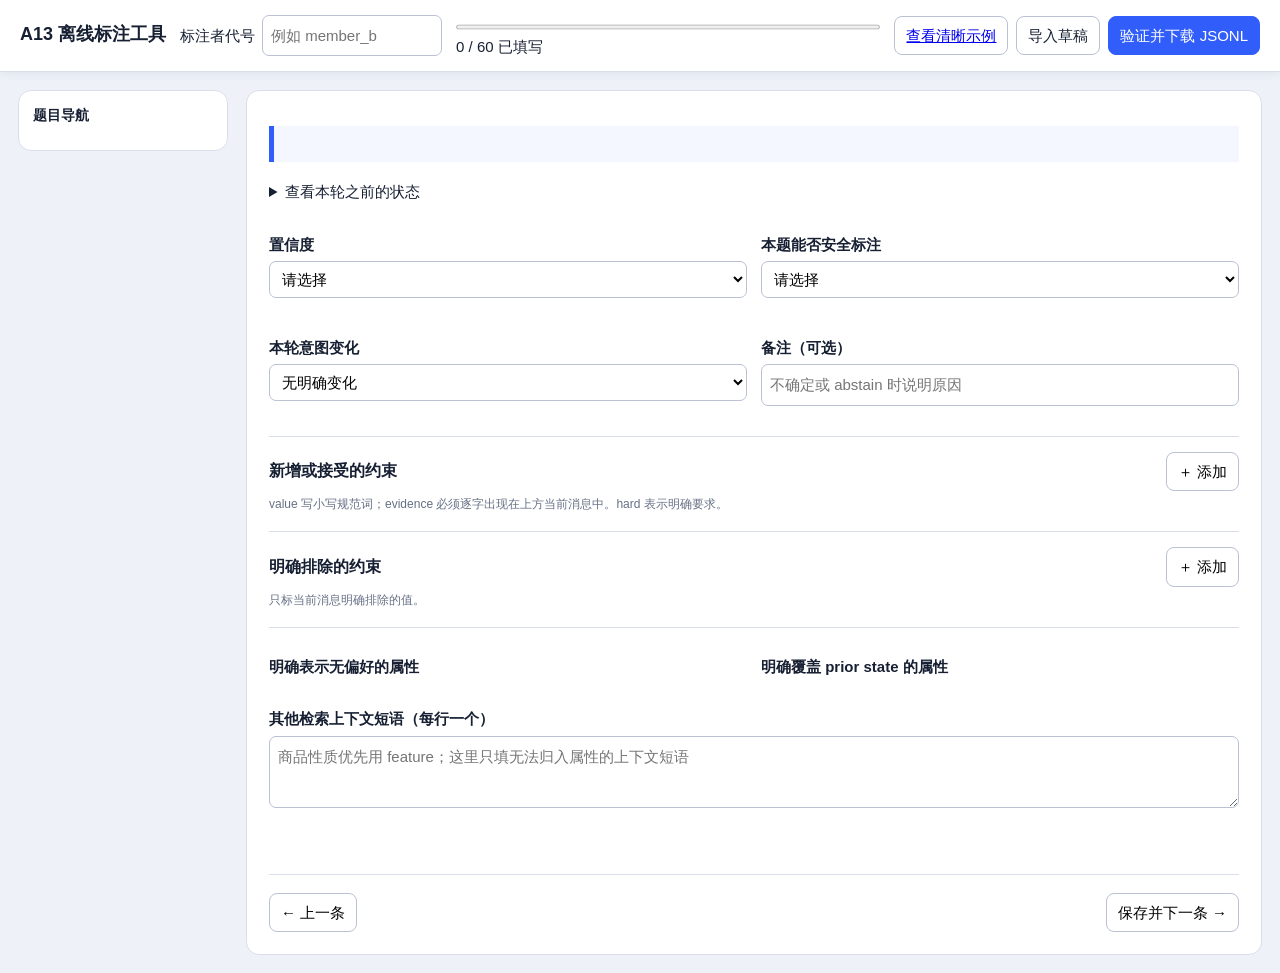
<file: experiments/fixtures/a13_annotation_pack_v1/annotation_app.template.html>
<!doctype html>
<html lang="zh-CN">
<head>
  <meta charset="utf-8">
  <meta name="viewport" content="width=device-width, initial-scale=1">
  <title>A13 离线标注工具</title>
  <style>
    :root { color-scheme: light; --ink:#172033; --muted:#667085; --line:#d9deea; --brand:#315efb; --soft:#f5f7fb; --warn:#a15c00; }
    * { box-sizing: border-box; }
    body { margin:0; color:var(--ink); background:#eef2f8; font:15px/1.55 -apple-system,BlinkMacSystemFont,"Segoe UI",sans-serif; }
    button,input,select,textarea { font:inherit; }
    button { cursor:pointer; }
    .top { position:sticky; top:0; z-index:4; display:flex; gap:14px; align-items:center; padding:12px 20px; background:#fff; border-bottom:1px solid var(--line); box-shadow:0 2px 9px #21304a12; }
    .top h1 { font-size:18px; margin:0; white-space:nowrap; }
    .top label { display:flex; align-items:center; gap:7px; }
    .top input { width:180px; }
    .progress { flex:1; min-width:150px; }
    progress { width:100%; height:10px; }
    .actions { display:flex; gap:8px; flex-wrap:wrap; }
    .primary { color:#fff; background:var(--brand); border-color:var(--brand); }
    button,.file-button { border:1px solid #b9c1d2; border-radius:8px; background:#fff; padding:7px 11px; }
    .file-button { cursor:pointer; display:inline-block; }
    .file-button input { display:none; }
    .layout { max-width:1300px; margin:18px auto; padding:0 18px; display:grid; grid-template-columns:210px minmax(0,1fr); gap:18px; }
    .side,.card { background:#fff; border:1px solid var(--line); border-radius:13px; }
    .side { padding:14px; align-self:start; position:sticky; top:78px; max-height:calc(100vh - 96px); overflow:auto; }
    .side h2 { font-size:14px; margin:0 0 10px; }
    .jump { display:grid; grid-template-columns:repeat(5,1fr); gap:5px; }
    .jump button { padding:5px 2px; font-size:11px; border-radius:6px; }
    .jump button.current { outline:2px solid var(--brand); }
    .jump button.done { background:#e9f8ef; border-color:#8bd2a4; }
    .card { padding:22px; }
    .meta { color:var(--muted); display:flex; justify-content:space-between; gap:12px; }
    .message { margin:13px 0 18px; padding:18px; border-left:5px solid var(--brand); background:#f4f7ff; font-size:20px; font-weight:650; }
    details { margin:10px 0 18px; }
    pre { white-space:pre-wrap; background:var(--soft); padding:12px; border-radius:8px; font-size:12px; }
    .grid2 { display:grid; grid-template-columns:1fr 1fr; gap:14px; }
    .field { margin:12px 0; }
    .field > label:first-child,.field > .label { display:block; font-weight:650; margin-bottom:5px; }
    input,select,textarea { width:100%; border:1px solid #b9c1d2; border-radius:7px; padding:8px; background:#fff; }
    textarea { min-height:72px; resize:vertical; }
    .checks { display:grid; grid-template-columns:repeat(3,minmax(110px,1fr)); gap:5px 10px; }
    .checks label { display:flex; gap:6px; align-items:center; }
    .checks input { width:auto; }
    .section { margin-top:18px; padding-top:15px; border-top:1px solid var(--line); }
    .section-head { display:flex; justify-content:space-between; align-items:center; }
    .section h3 { margin:0; font-size:16px; }
    .constraint { display:grid; grid-template-columns:145px 1fr 1fr 112px 42px; gap:7px; margin-top:8px; align-items:center; }
    .constraint.rejected { grid-template-columns:145px 1fr 1fr 42px; }
    .remove { color:#a12424; padding:7px; }
    .help { color:var(--muted); font-size:12px; margin-top:4px; }
    .footer { display:flex; justify-content:space-between; gap:12px; margin-top:24px; padding-top:18px; border-top:1px solid var(--line); }
    .status { min-height:24px; color:var(--muted); }
    .error { color:#a12424; font-weight:600; }
    .warning { color:var(--warn); }
    @media (max-width:850px) { .layout{grid-template-columns:1fr}.side{position:static;max-height:none}.top{position:static;flex-wrap:wrap}.grid2{grid-template-columns:1fr}.constraint,.constraint.rejected{grid-template-columns:1fr}.jump{grid-template-columns:repeat(10,1fr)} }
  </style>
</head>
<body data-a13-annotation-app="v1">
  <header class="top">
    <h1>A13 离线标注工具</h1>
    <label>标注者代号 <input id="annotator" placeholder="例如 member_b" autocomplete="off"></label>
    <div class="progress"><progress id="progress" max="60" value="0"></progress><div id="progressText">0 / 60 已填写</div></div>
    <div class="actions">
      <a class="file-button" href="标注示例.html" target="_blank">查看清晰示例</a>
      <label class="file-button">导入草稿<input id="importFile" type="file" accept=".jsonl,.txt"></label>
      <button id="download" class="primary" type="button">验证并下载 JSONL</button>
    </div>
  </header>
  <main class="layout">
    <aside class="side"><h2>题目导航</h2><div id="jump" class="jump"></div></aside>
    <section class="card">
      <div class="meta"><span id="counter"></span></div>
      <div id="message" class="message"></div>
      <details><summary>查看本轮之前的状态</summary><pre id="prior"></pre></details>

      <div class="grid2">
        <div class="field"><label for="confidence">置信度</label><select id="confidence"><option value="">请选择</option><option value="high">高</option><option value="medium">中</option><option value="low">低</option></select></div>
        <div class="field"><label for="abstain">本题能否安全标注</label><select id="abstain"><option value="">请选择</option><option value="false">可以，下面填写变化</option><option value="true">不能，选择 abstain</option></select></div>
        <div class="field"><label for="intent">本轮意图变化</label><select id="intent"><option value="">无明确变化</option><option value="buying">buying</option><option value="browsing">browsing</option></select></div>
        <div class="field"><label for="notes">备注（可选）</label><input id="notes" placeholder="不确定或 abstain 时说明原因"></div>
      </div>

      <div class="section">
        <div class="section-head"><h3>新增或接受的约束</h3><button id="addPositive" type="button">＋ 添加</button></div>
        <div class="help">value 写小写规范词；evidence 必须逐字出现在上方当前消息中。hard 表示明确要求。</div>
        <div id="positiveRows"></div>
      </div>
      <div class="section">
        <div class="section-head"><h3>明确排除的约束</h3><button id="addRejected" type="button">＋ 添加</button></div>
        <div class="help">只标当前消息明确排除的值。</div>
        <div id="rejectedRows"></div>
      </div>
      <div class="section grid2">
        <div class="field"><span class="label">明确表示无偏好的属性</span><div id="noPreference" class="checks"></div></div>
        <div class="field"><span class="label">明确覆盖 prior state 的属性</span><div id="overrides" class="checks"></div></div>
      </div>
      <div class="field"><label for="terms">其他检索上下文短语（每行一个）</label><textarea id="terms" placeholder="商品性质优先用 feature；这里只填无法归入属性的上下文短语"></textarea></div>
      <div id="status" class="status"></div>
      <footer class="footer"><button id="previous" type="button">← 上一条</button><button id="next" type="button">保存并下一条 →</button></footer>
    </section>
  </main>

  <script id="a13-items" type="application/json">__A13_ITEMS_JSON__</script>
  <script>
    "use strict";
    const ITEMS = JSON.parse(document.getElementById("a13-items").textContent);
    const ATTRIBUTES = ["category","material","color","size","style","brand","budget","feature","use_case"];
    const STORAGE_KEY = "a13-annotation-pack-v1-draft-__A13_ITEMS_SHA256__";
    const $ = id => document.getElementById(id);
    const esc = value => String(value ?? "").replace(/[&<>\"']/g, char => ({"&":"&amp;","<":"&lt;",">":"&gt;",'"':"&quot;","'":"&#39;"}[char]));
    const blankLabel = () => ({intent_hint:null,positive_constraints:[],rejected_constraints:[],no_preference_attributes:[],override_attributes:[],semantic_terms:[],abstain:null});
    const blankRows = () => ITEMS.map(item => ({item_id:item.item_id,annotator_id:"",confidence:"",label:blankLabel(),notes:""}));
    let rows = loadDraft();
    let index = 0;
    let autosaveTimer = null;

    function loadDraft() {
      try {
        const parsed = JSON.parse(localStorage.getItem(STORAGE_KEY) || "null");
        if (parsed && Array.isArray(parsed.rows) && parsed.rows.length === ITEMS.length && parsed.rows.every((row,i) => row.item_id === ITEMS[i].item_id)) return parsed.rows;
      } catch (_) {}
      return blankRows();
    }
    function persist() {
      try { localStorage.setItem(STORAGE_KEY, JSON.stringify({rows})); $("status").className = "status"; $("status").textContent = "草稿已自动保存在此浏览器。"; }
      catch (_) { $("status").textContent = "浏览器未允许自动保存，请经常下载 JSONL 备份。"; $("status").className = "status warning"; }
    }
    function queueAutosave() {
      clearTimeout(autosaveTimer);
      autosaveTimer = setTimeout(saveCurrent, 180);
    }
    function attributeOptions(selected) {
      return ATTRIBUTES.map(value => `<option value="${value}"${value===selected?" selected":""}>${value}</option>`).join("");
    }
    function constraintRow(entry, position, kind) {
      const positive = kind === "positive";
      return `<div class="constraint ${positive?"":"rejected"}" data-position="${position}">
        <select class="attribute">${attributeOptions(entry.attribute)}</select>
        <input class="value" value="${esc(entry.value)}" placeholder="value">
        <input class="evidence" value="${esc(entry.evidence_span)}" placeholder="原文 evidence span">
        ${positive?`<select class="hard"><option value="true"${entry.hard!==false?" selected":""}>明确要求 hard</option><option value="false"${entry.hard===false?" selected":""}>弱偏好 soft</option></select>`:""}
        <button type="button" class="remove" data-kind="${kind}" data-position="${position}">×</button>
      </div>`;
    }
    function checks(containerId, selected) {
      $(containerId).innerHTML = ATTRIBUTES.map(attribute => `<label><input type="checkbox" value="${attribute}"${selected.includes(attribute)?" checked":""}>${attribute}</label>`).join("");
    }
    function render() {
      const item = ITEMS[index], row = rows[index], label = row.label || blankLabel();
      $("annotator").value = row.annotator_id || rows.find(entry => entry.annotator_id)?.annotator_id || "";
      $("counter").textContent = `${item.item_id} · 第 ${index+1} / ${ITEMS.length} 条`;
      $("message").textContent = item.current_message;
      $("prior").textContent = JSON.stringify(item.prior_state, null, 2);
      $("confidence").value = row.confidence || "";
      $("abstain").value = label.abstain === true ? "true" : label.abstain === false ? "false" : "";
      $("intent").value = label.intent_hint || "";
      $("notes").value = row.notes || "";
      $("positiveRows").innerHTML = (label.positive_constraints || []).map((entry,i) => constraintRow(entry,i,"positive")).join("");
      $("rejectedRows").innerHTML = (label.rejected_constraints || []).map((entry,i) => constraintRow(entry,i,"rejected")).join("");
      checks("noPreference", label.no_preference_attributes || []);
      checks("overrides", label.override_attributes || []);
      $("terms").value = (label.semantic_terms || []).join("\n");
      $("previous").disabled = index === 0;
      $("next").textContent = index === ITEMS.length-1 ? "保存本条" : "保存并下一条 →";
      renderProgress();
      bindRemoveButtons();
    }
    function readConstraints(containerId, positive) {
      return [...$(containerId).querySelectorAll(".constraint")].map(element => {
        const entry = {attribute:element.querySelector(".attribute").value,value:element.querySelector(".value").value.trim(),evidence_span:element.querySelector(".evidence").value.trim()};
        if (positive) entry.hard = element.querySelector(".hard").value === "true";
        return entry;
      });
    }
    function readChecked(containerId) { return [...$(containerId).querySelectorAll("input:checked")].map(input => input.value); }
    function saveCurrent() {
      const abstainValue = $("abstain").value;
      const annotator = $("annotator").value.trim();
      rows.forEach(row => { if (annotator) row.annotator_id = annotator; });
      rows[index] = {item_id:ITEMS[index].item_id,annotator_id:annotator,confidence:$("confidence").value,label:{intent_hint:$("intent").value||null,positive_constraints:readConstraints("positiveRows",true),rejected_constraints:readConstraints("rejectedRows",false),no_preference_attributes:readChecked("noPreference"),override_attributes:readChecked("overrides"),semantic_terms:$("terms").value.split(/\n/).map(value=>value.trim()).filter(Boolean),abstain:abstainValue==="true"?true:abstainValue==="false"?false:null},notes:$("notes").value.trim()};
      persist();
      renderProgress();
    }
    function isComplete(row) { return Boolean(row.annotator_id && row.confidence && typeof row.label?.abstain === "boolean"); }
    function renderProgress() {
      const complete = rows.filter(isComplete).length;
      $("progress").value = complete;
      $("progressText").textContent = `${complete} / ${ITEMS.length} 已填写`;
      $("jump").innerHTML = ITEMS.map((item,i) => `<button type="button" data-index="${i}" class="${i===index?"current ":""}${isComplete(rows[i])?"done":""}">${i+1}</button>`).join("");
      $("jump").querySelectorAll("button").forEach(button => button.addEventListener("click", () => { saveCurrent(); index=Number(button.dataset.index); render(); }));
    }
    function bindRemoveButtons() {
      document.querySelectorAll(".remove").forEach(button => button.addEventListener("click", () => {
        saveCurrent();
        const key = button.dataset.kind === "positive" ? "positive_constraints" : "rejected_constraints";
        rows[index].label[key].splice(Number(button.dataset.position),1);
        persist(); render();
      }));
    }
    function addConstraint(kind) {
      saveCurrent();
      const key = kind === "positive" ? "positive_constraints" : "rejected_constraints";
      const entry = {attribute:"category",value:"",evidence_span:""};
      if (kind === "positive") entry.hard = true;
      rows[index].label[key].push(entry); render();
    }
    function validationErrors() {
      const errors=[];
      const normalize=value=>String(value||"").toLowerCase().match(/[a-z0-9]+/g)?.join(" ")||"";
      const annotator=rows[0]?.annotator_id || "";
      if (!/^[A-Za-z0-9_.-]{2,40}$/.test(annotator)) errors.push("标注者代号需为 2–40 位英文字母、数字、点、下划线或连字符。");
      rows.forEach((row,i) => {
        const prefix=`第 ${i+1} 条 ${row.item_id}`;
        if (row.annotator_id !== annotator) errors.push(`${prefix}：标注者代号不一致。`);
        if (!["low","medium","high"].includes(row.confidence)) errors.push(`${prefix}：未选择置信度。`);
        if (typeof row.label?.abstain !== "boolean") errors.push(`${prefix}：未选择能否安全标注。`);
        const populated=(row.label?.intent_hint!==null)||(row.label?.positive_constraints?.length)||(row.label?.rejected_constraints?.length)||(row.label?.no_preference_attributes?.length)||(row.label?.override_attributes?.length)||(row.label?.semantic_terms?.length);
        if (row.label?.abstain === true && populated) errors.push(`${prefix}：abstain 时其他 label 字段必须清空。`);
        if (row.label?.abstain === false && !populated) errors.push(`${prefix}：选择可标注后至少填写一个有效变化。`);
        [...(row.label?.positive_constraints||[]),...(row.label?.rejected_constraints||[])].forEach(entry => { if (!entry.value || !entry.evidence_span) errors.push(`${prefix}：约束的 value/evidence 未填完整。`); });
        const structured=new Set([...(row.label?.positive_constraints||[]),...(row.label?.rejected_constraints||[])].map(entry=>normalize(entry.value)));
        if ((row.label?.semantic_terms||[]).some(term=>structured.has(normalize(term)))) errors.push(`${prefix}：semantic term 不能与结构化 value 重复。`);
      });
      return errors;
    }
    function downloadAnnotations() {
      saveCurrent();
      const errors=validationErrors();
      if (errors.length) { $("status").className="status error"; $("status").textContent=`还不能下载：${errors[0]}（共 ${errors.length} 个问题）`; const first=rows.findIndex(row=>!isComplete(row)); if(first>=0){index=first;render();} return; }
      const text=rows.map(row=>JSON.stringify(row)).join("\n")+"\n";
      const url=URL.createObjectURL(new Blob([text],{type:"application/x-ndjson;charset=utf-8"}));
      const link=document.createElement("a"); link.href=url; link.download=`annotations.${rows[0].annotator_id}.jsonl`; link.click(); URL.revokeObjectURL(url);
      $("status").className="status"; $("status").textContent="JSONL 已下载，可以直接发给协调者。";
    }
    async function importDraft(file) {
      try {
        const imported=(await file.text()).split(/\r?\n/).filter(line=>line.trim()).map(line=>JSON.parse(line));
        if (imported.length!==ITEMS.length || imported.some((row,i)=>row.item_id!==ITEMS[i].item_id)) throw new Error("题目数量或顺序不匹配");
        rows=imported; index=0; persist(); render(); $("status").textContent="草稿已导入。";
      } catch (error) { $("status").className="status error"; $("status").textContent=`导入失败：${error.message}`; }
    }
    $("addPositive").addEventListener("click",()=>addConstraint("positive"));
    $("addRejected").addEventListener("click",()=>addConstraint("rejected"));
    $("previous").addEventListener("click",()=>{saveCurrent();if(index>0){index--;render();}});
    $("next").addEventListener("click",()=>{saveCurrent();if(index<ITEMS.length-1){index++;render();}});
    $("download").addEventListener("click",downloadAnnotations);
    $("importFile").addEventListener("change",event=>{if(event.target.files[0])importDraft(event.target.files[0]);});
    $("annotator").addEventListener("input",queueAutosave);
    document.querySelector(".card").addEventListener("input",queueAutosave);
    document.querySelector(".card").addEventListener("change",queueAutosave);
    render();
  </script>
</body>
</html>
</file>
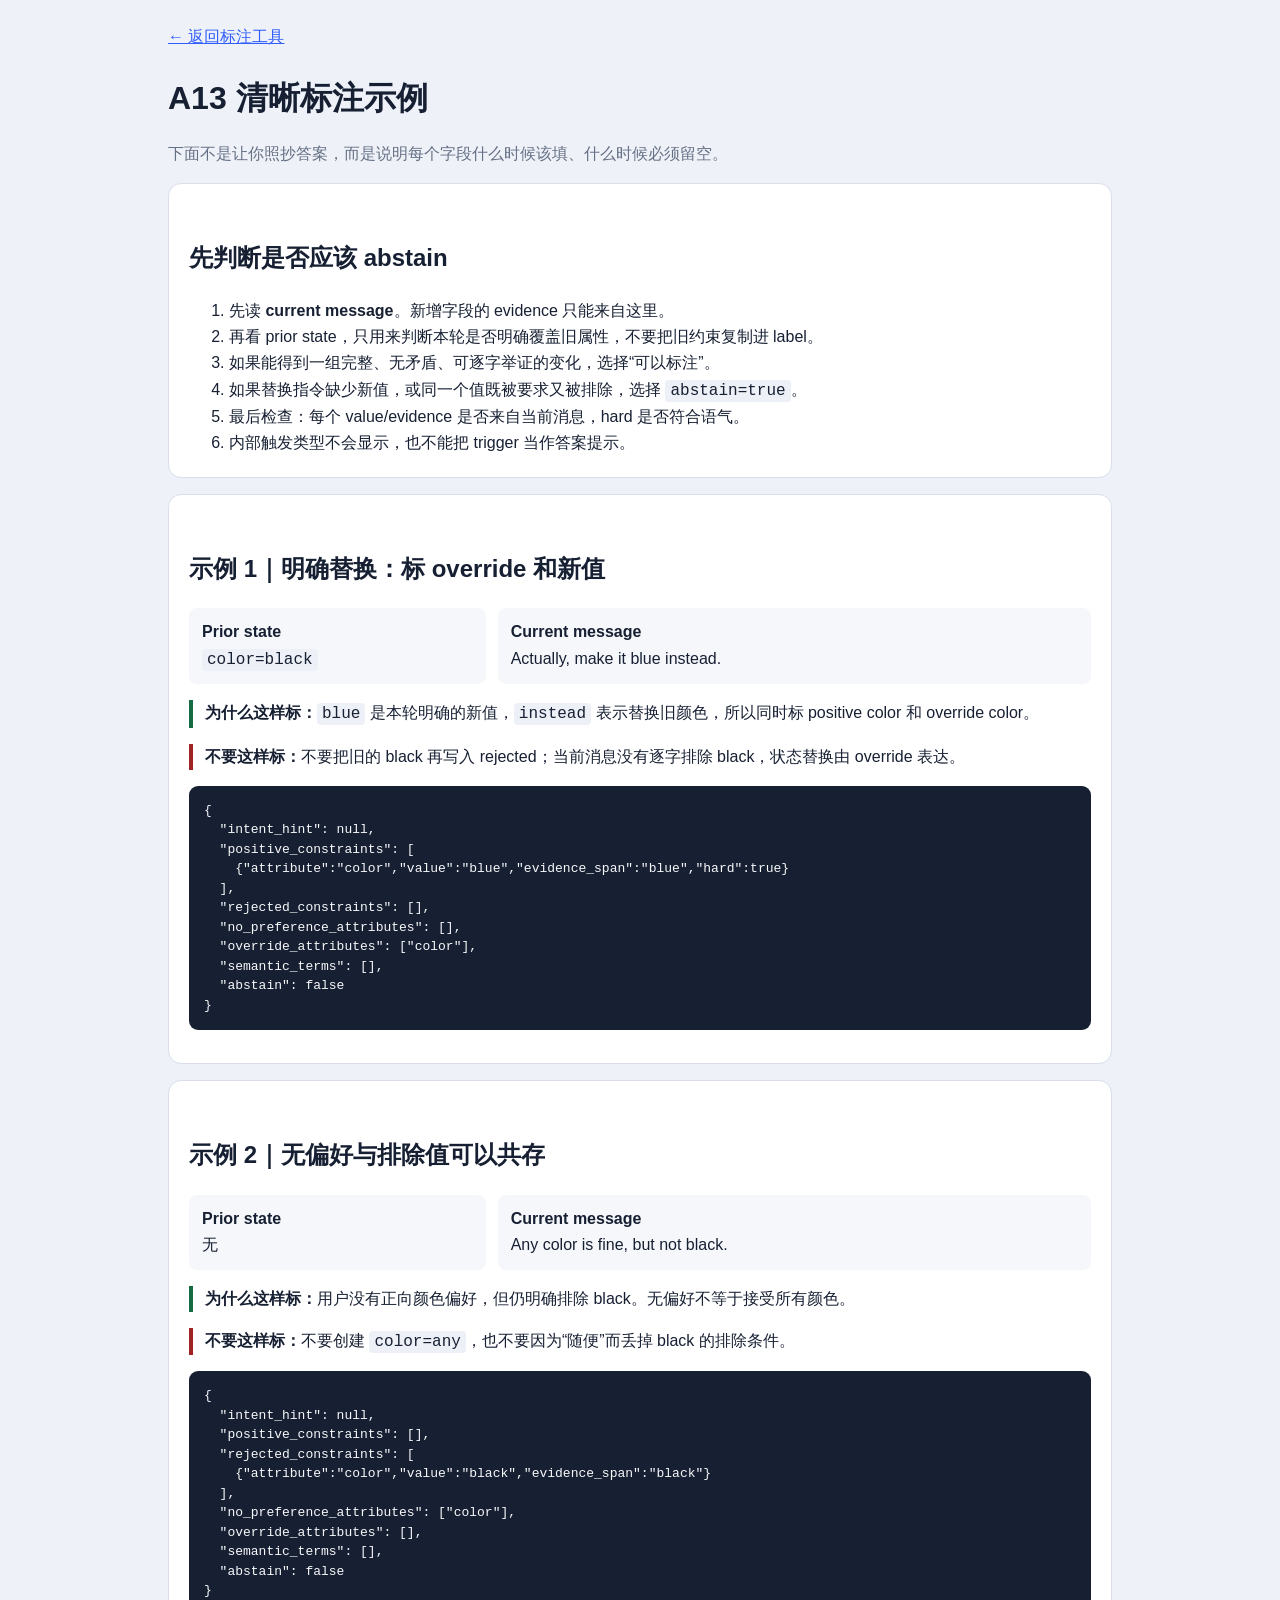
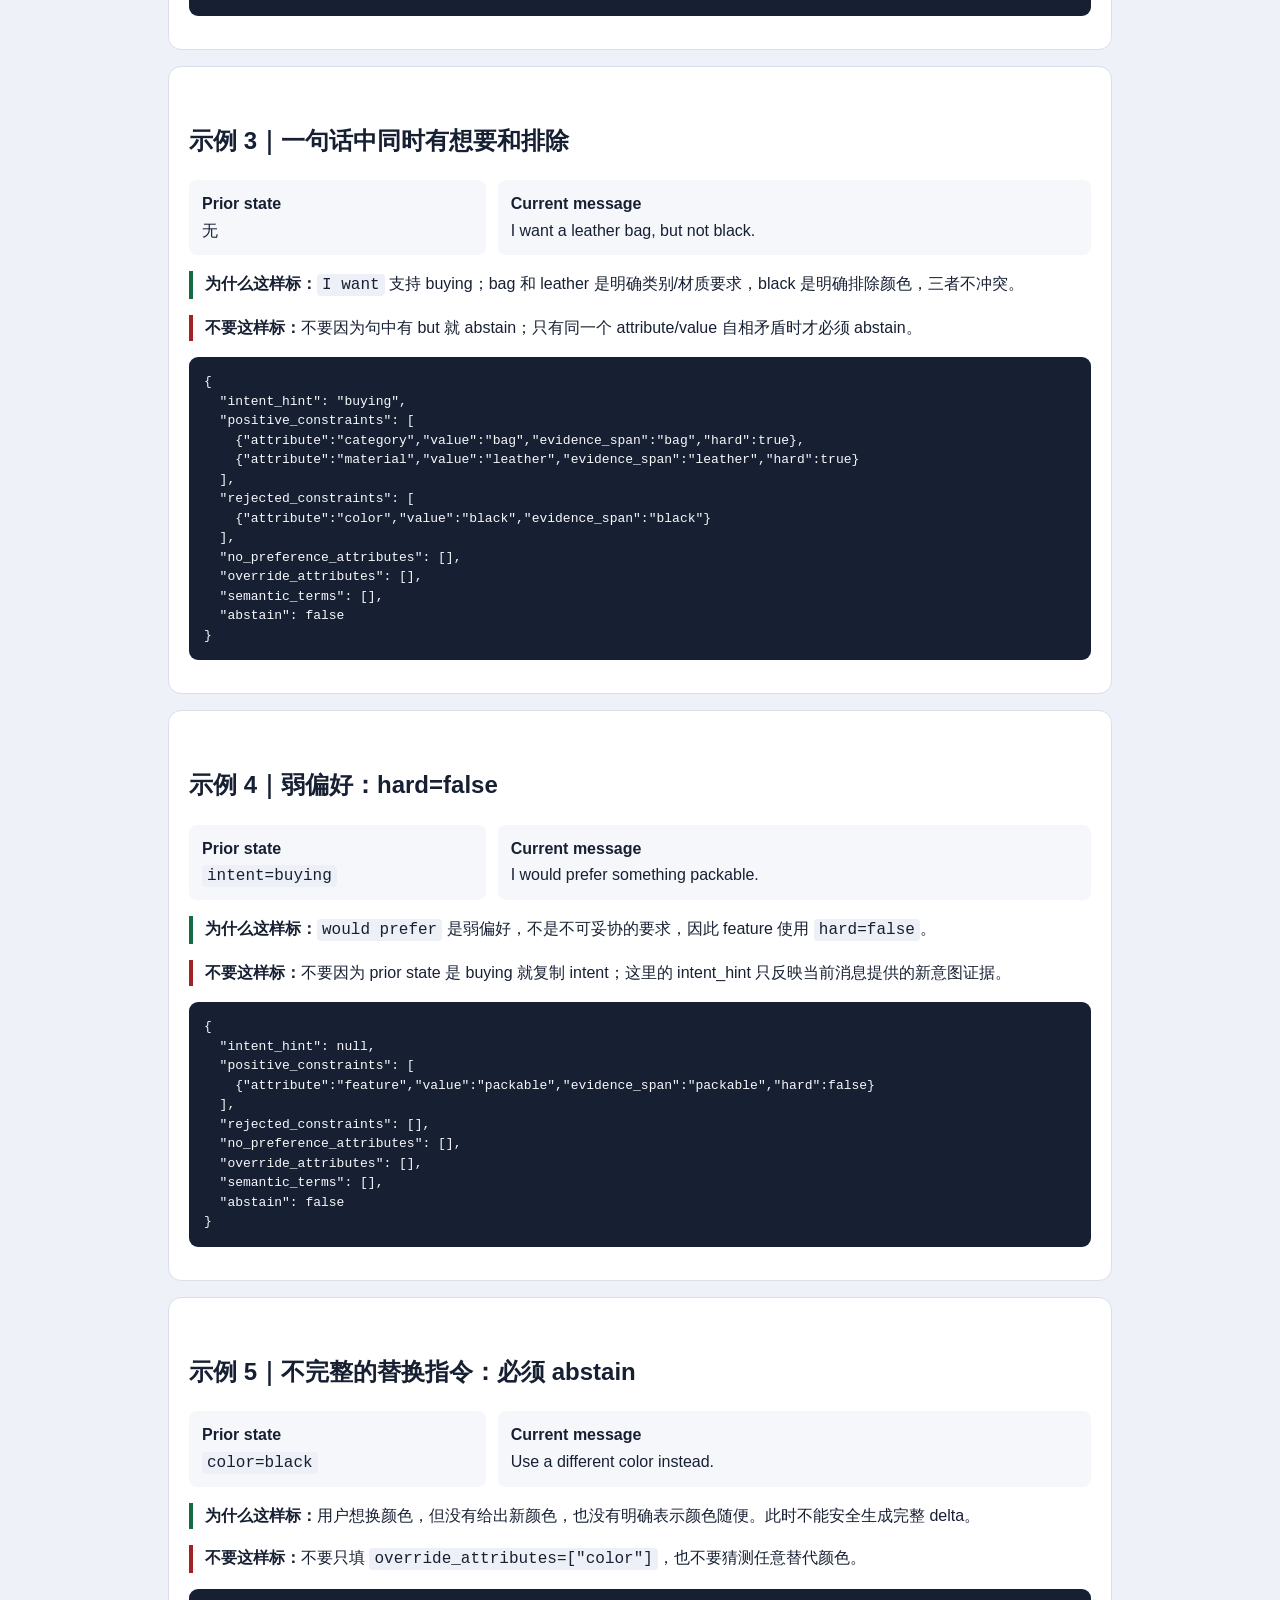
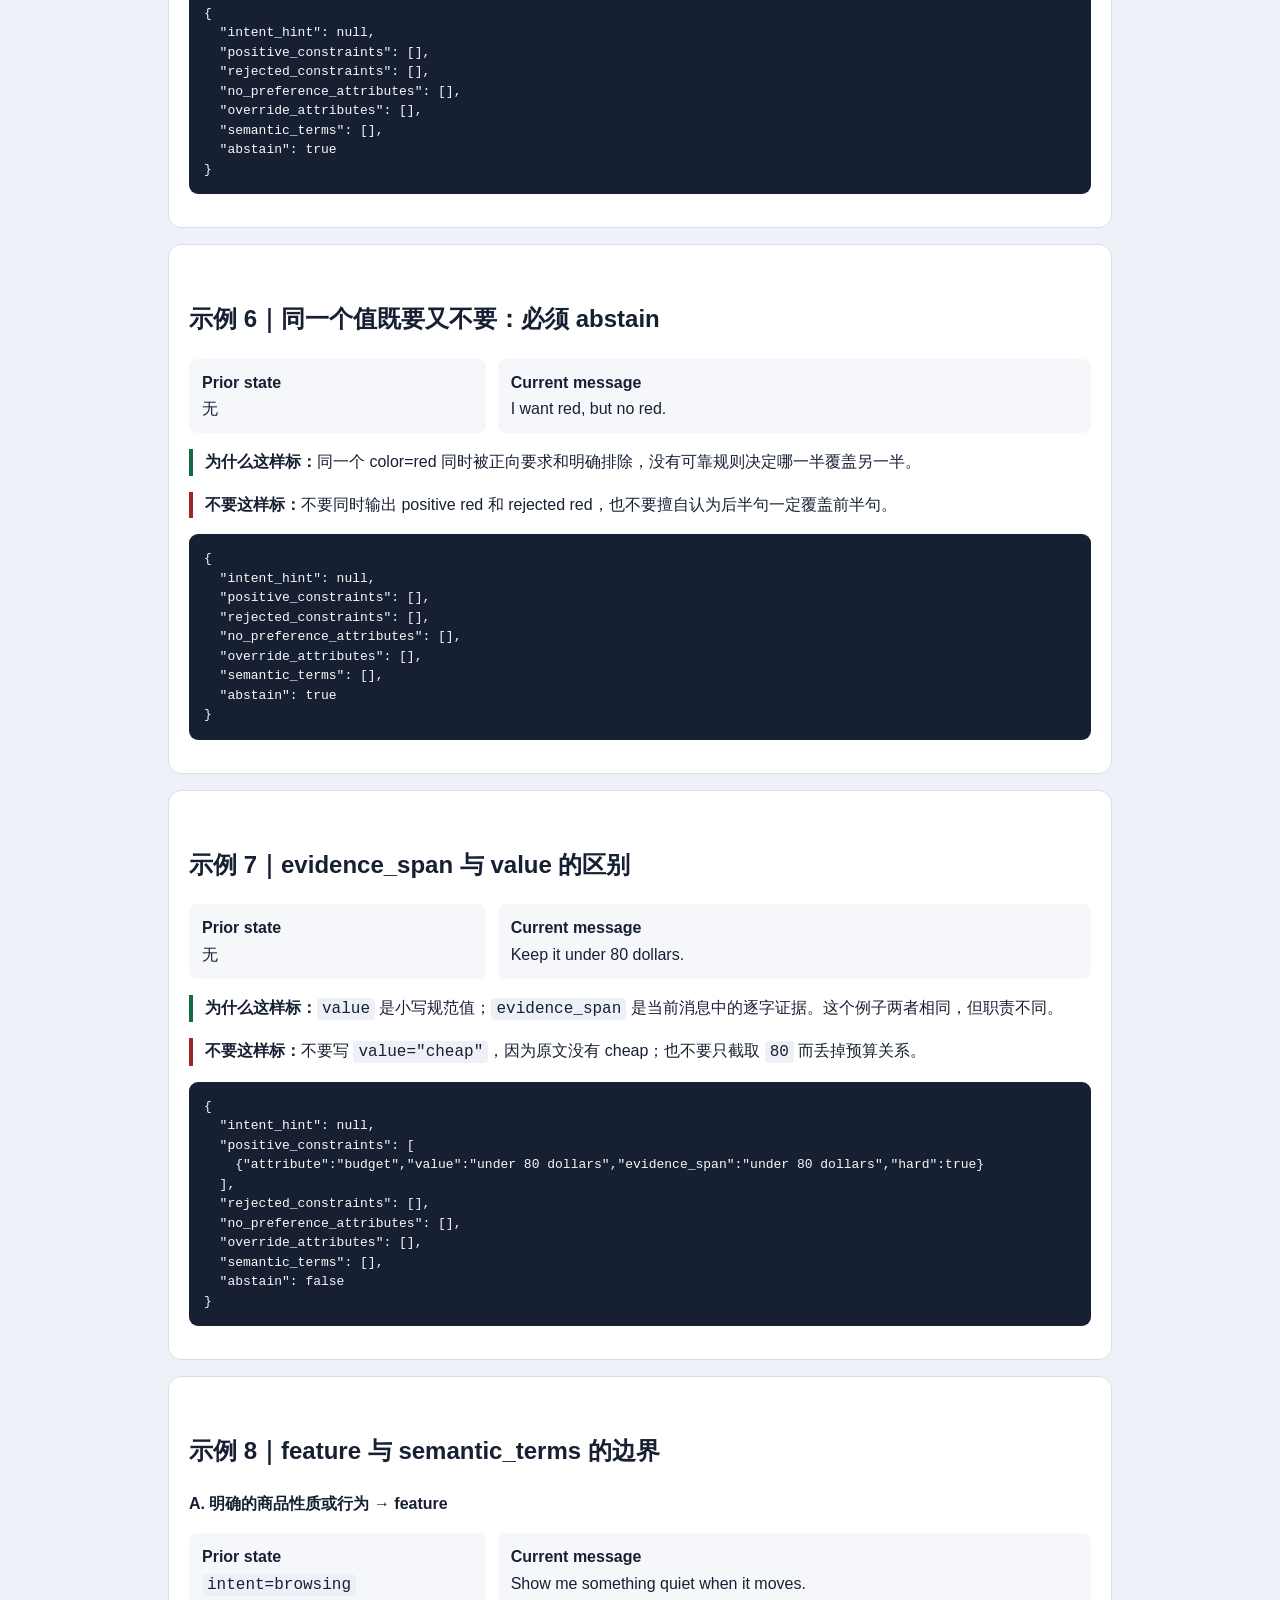
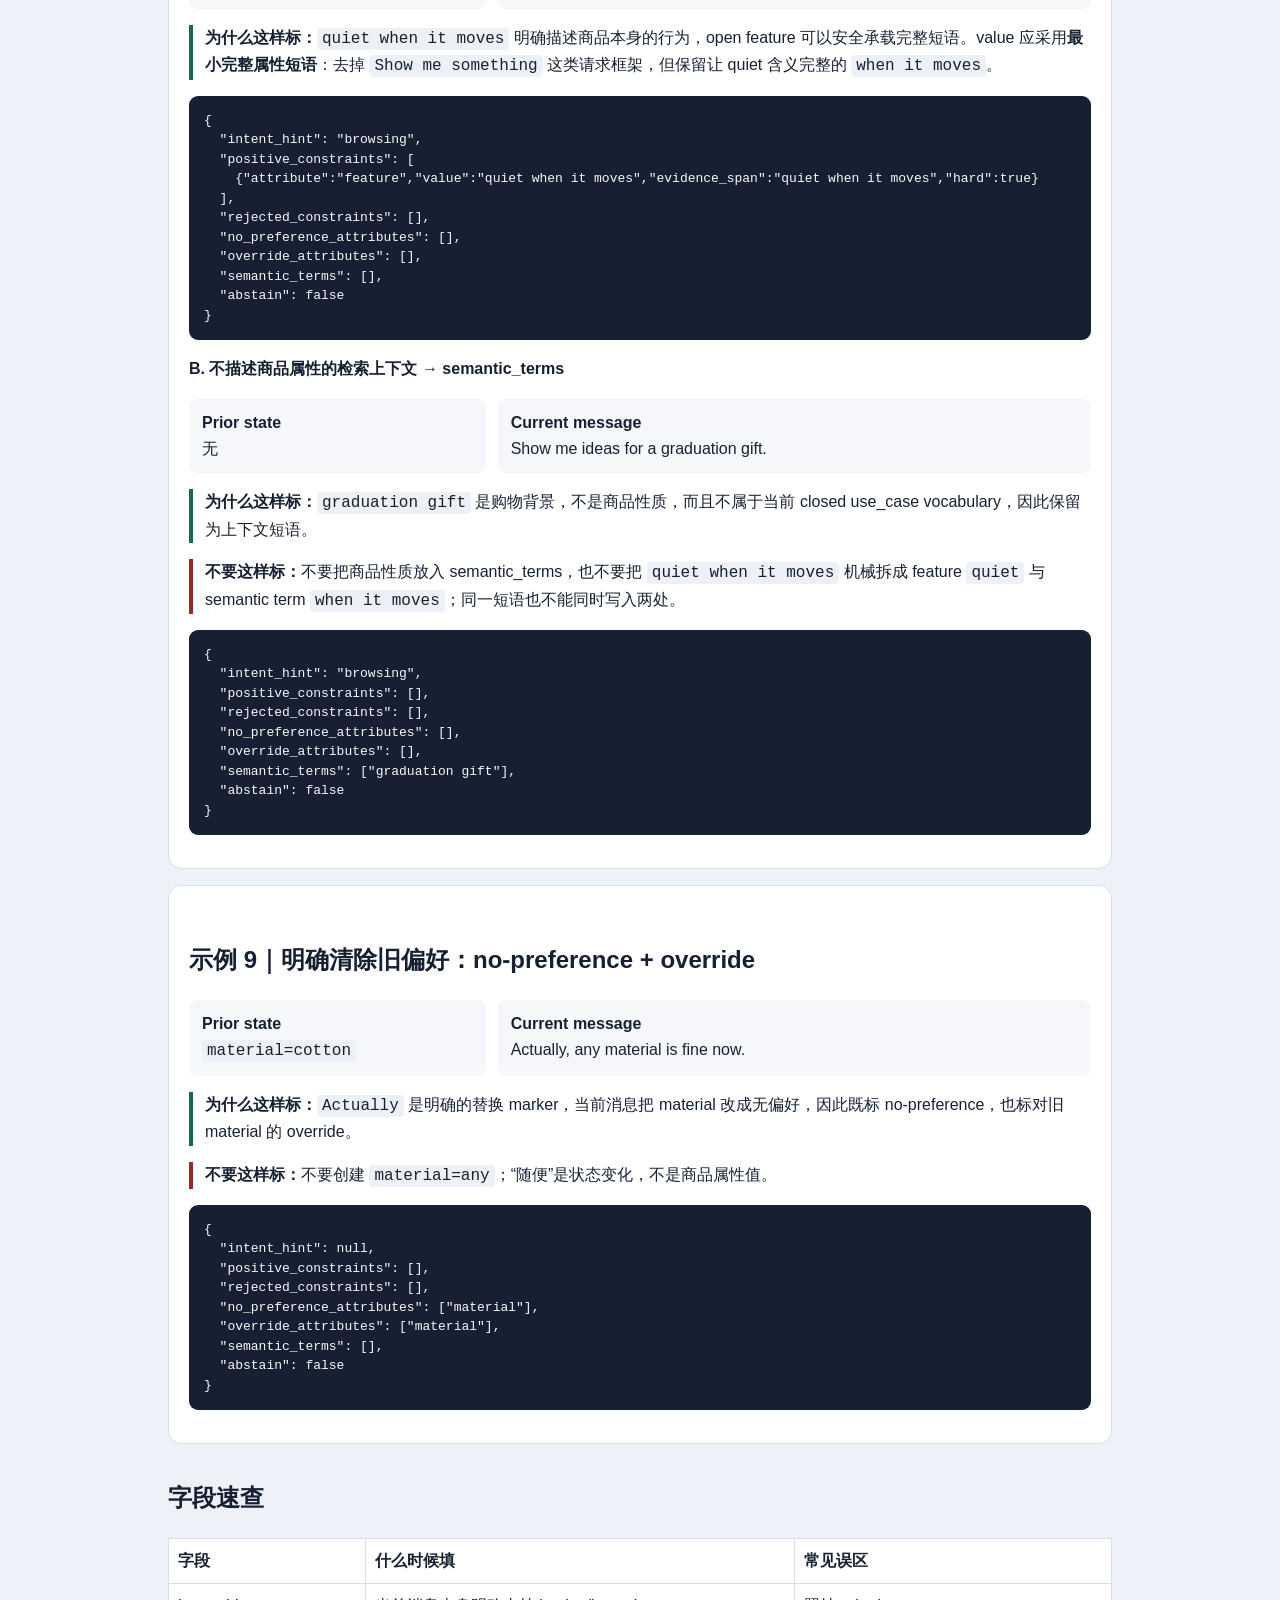
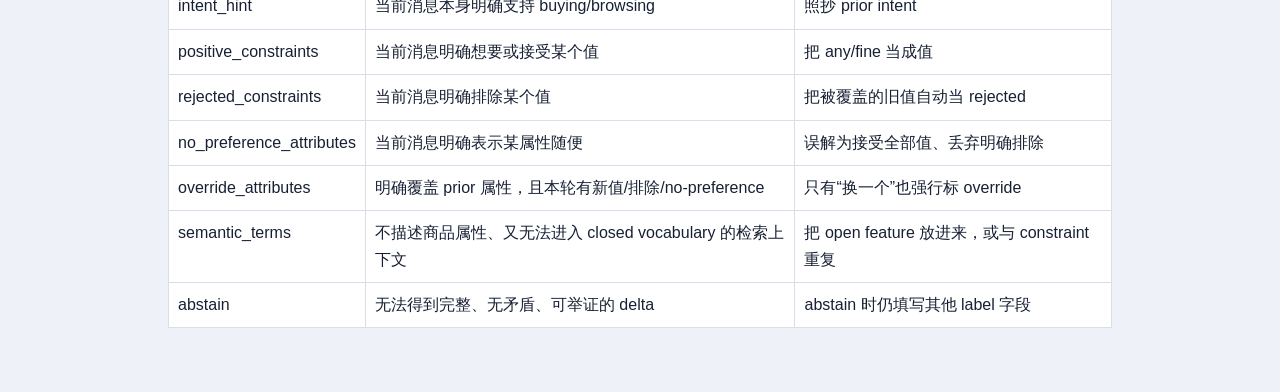
<file: experiments/fixtures/a13_annotation_pack_v1/标注示例.html>
<!doctype html>
<html lang="zh-CN">
<head>
  <meta charset="utf-8">
  <meta name="viewport" content="width=device-width, initial-scale=1">
  <title>A13 标注示例</title>
  <style>
    :root { --ink:#172033; --muted:#667085; --line:#d9deea; --brand:#315efb; --good:#146c43; --bad:#a12424; }
    * { box-sizing:border-box; }
    body { margin:0; color:var(--ink); background:#eef2f8; font:16px/1.65 -apple-system,BlinkMacSystemFont,"Segoe UI",sans-serif; }
    main { max-width:980px; margin:24px auto; padding:0 18px 60px; }
    h1 { margin-bottom:4px; }
    h2 { margin-top:34px; }
    .lead { color:var(--muted); }
    .flow,.example { background:#fff; border:1px solid var(--line); border-radius:13px; padding:20px; margin:16px 0; }
    .flow ol { margin-bottom:0; }
    .context { display:grid; grid-template-columns:1fr 2fr; gap:12px; }
    .box { background:#f5f7fb; border-radius:8px; padding:11px 13px; }
    .why { border-left:4px solid var(--good); padding-left:12px; }
    .dont { border-left:4px solid var(--bad); padding-left:12px; }
    code { background:#edf0f6; padding:2px 5px; border-radius:4px; }
    pre { overflow:auto; background:#172033; color:#f7f8fa; border-radius:9px; padding:15px; font-size:13px; line-height:1.5; }
    a { color:var(--brand); }
    table { width:100%; border-collapse:collapse; background:#fff; }
    th,td { border:1px solid var(--line); padding:9px; text-align:left; vertical-align:top; }
    @media(max-width:700px){.context{grid-template-columns:1fr}}
  </style>
</head>
<body>
<main>
  <p><a href="开始标注.html">← 返回标注工具</a></p>
  <h1>A13 清晰标注示例</h1>
  <p class="lead">下面不是让你照抄答案，而是说明每个字段什么时候该填、什么时候必须留空。</p>

  <section class="flow">
    <h2>先判断是否应该 abstain</h2>
    <ol>
      <li>先读 <strong>current message</strong>。新增字段的 evidence 只能来自这里。</li>
      <li>再看 prior state，只用来判断本轮是否明确覆盖旧属性，不要把旧约束复制进 label。</li>
      <li>如果能得到一组完整、无矛盾、可逐字举证的变化，选择“可以标注”。</li>
      <li>如果替换指令缺少新值，或同一个值既被要求又被排除，选择 <code>abstain=true</code>。</li>
      <li>最后检查：每个 value/evidence 是否来自当前消息，hard 是否符合语气。</li>
      <li>内部触发类型不会显示，也不能把 trigger 当作答案提示。</li>
    </ol>
  </section>

  <section class="example">
    <h2>示例 1｜明确替换：标 override 和新值</h2>
    <div class="context"><div class="box"><strong>Prior state</strong><br><code>color=black</code></div><div class="box"><strong>Current message</strong><br>Actually, make it blue instead.</div></div>
    <p class="why"><strong>为什么这样标：</strong><code>blue</code> 是本轮明确的新值，<code>instead</code> 表示替换旧颜色，所以同时标 positive color 和 override color。</p>
    <p class="dont"><strong>不要这样标：</strong>不要把旧的 black 再写入 rejected；当前消息没有逐字排除 black，状态替换由 override 表达。</p>
    <pre>{
  "intent_hint": null,
  "positive_constraints": [
    {"attribute":"color","value":"blue","evidence_span":"blue","hard":true}
  ],
  "rejected_constraints": [],
  "no_preference_attributes": [],
  "override_attributes": ["color"],
  "semantic_terms": [],
  "abstain": false
}</pre>
  </section>

  <section class="example">
    <h2>示例 2｜无偏好与排除值可以共存</h2>
    <div class="context"><div class="box"><strong>Prior state</strong><br>无</div><div class="box"><strong>Current message</strong><br>Any color is fine, but not black.</div></div>
    <p class="why"><strong>为什么这样标：</strong>用户没有正向颜色偏好，但仍明确排除 black。无偏好不等于接受所有颜色。</p>
    <p class="dont"><strong>不要这样标：</strong>不要创建 <code>color=any</code>，也不要因为“随便”而丢掉 black 的排除条件。</p>
    <pre>{
  "intent_hint": null,
  "positive_constraints": [],
  "rejected_constraints": [
    {"attribute":"color","value":"black","evidence_span":"black"}
  ],
  "no_preference_attributes": ["color"],
  "override_attributes": [],
  "semantic_terms": [],
  "abstain": false
}</pre>
  </section>

  <section class="example">
    <h2>示例 3｜一句话中同时有想要和排除</h2>
    <div class="context"><div class="box"><strong>Prior state</strong><br>无</div><div class="box"><strong>Current message</strong><br>I want a leather bag, but not black.</div></div>
    <p class="why"><strong>为什么这样标：</strong><code>I want</code> 支持 buying；bag 和 leather 是明确类别/材质要求，black 是明确排除颜色，三者不冲突。</p>
    <p class="dont"><strong>不要这样标：</strong>不要因为句中有 but 就 abstain；只有同一个 attribute/value 自相矛盾时才必须 abstain。</p>
    <pre>{
  "intent_hint": "buying",
  "positive_constraints": [
    {"attribute":"category","value":"bag","evidence_span":"bag","hard":true},
    {"attribute":"material","value":"leather","evidence_span":"leather","hard":true}
  ],
  "rejected_constraints": [
    {"attribute":"color","value":"black","evidence_span":"black"}
  ],
  "no_preference_attributes": [],
  "override_attributes": [],
  "semantic_terms": [],
  "abstain": false
}</pre>
  </section>

  <section class="example">
    <h2>示例 4｜弱偏好：hard=false</h2>
    <div class="context"><div class="box"><strong>Prior state</strong><br><code>intent=buying</code></div><div class="box"><strong>Current message</strong><br>I would prefer something packable.</div></div>
    <p class="why"><strong>为什么这样标：</strong><code>would prefer</code> 是弱偏好，不是不可妥协的要求，因此 feature 使用 <code>hard=false</code>。</p>
    <p class="dont"><strong>不要这样标：</strong>不要因为 prior state 是 buying 就复制 intent；这里的 intent_hint 只反映当前消息提供的新意图证据。</p>
    <pre>{
  "intent_hint": null,
  "positive_constraints": [
    {"attribute":"feature","value":"packable","evidence_span":"packable","hard":false}
  ],
  "rejected_constraints": [],
  "no_preference_attributes": [],
  "override_attributes": [],
  "semantic_terms": [],
  "abstain": false
}</pre>
  </section>

  <section class="example">
    <h2>示例 5｜不完整的替换指令：必须 abstain</h2>
    <div class="context"><div class="box"><strong>Prior state</strong><br><code>color=black</code></div><div class="box"><strong>Current message</strong><br>Use a different color instead.</div></div>
    <p class="why"><strong>为什么这样标：</strong>用户想换颜色，但没有给出新颜色，也没有明确表示颜色随便。此时不能安全生成完整 delta。</p>
    <p class="dont"><strong>不要这样标：</strong>不要只填 <code>override_attributes=["color"]</code>，也不要猜测任意替代颜色。</p>
    <pre>{
  "intent_hint": null,
  "positive_constraints": [],
  "rejected_constraints": [],
  "no_preference_attributes": [],
  "override_attributes": [],
  "semantic_terms": [],
  "abstain": true
}</pre>
  </section>

  <section class="example">
    <h2>示例 6｜同一个值既要又不要：必须 abstain</h2>
    <div class="context"><div class="box"><strong>Prior state</strong><br>无</div><div class="box"><strong>Current message</strong><br>I want red, but no red.</div></div>
    <p class="why"><strong>为什么这样标：</strong>同一个 color=red 同时被正向要求和明确排除，没有可靠规则决定哪一半覆盖另一半。</p>
    <p class="dont"><strong>不要这样标：</strong>不要同时输出 positive red 和 rejected red，也不要擅自认为后半句一定覆盖前半句。</p>
    <pre>{
  "intent_hint": null,
  "positive_constraints": [],
  "rejected_constraints": [],
  "no_preference_attributes": [],
  "override_attributes": [],
  "semantic_terms": [],
  "abstain": true
}</pre>
  </section>

  <section class="example">
    <h2>示例 7｜evidence_span 与 value 的区别</h2>
    <div class="context"><div class="box"><strong>Prior state</strong><br>无</div><div class="box"><strong>Current message</strong><br>Keep it under 80 dollars.</div></div>
    <p class="why"><strong>为什么这样标：</strong><code>value</code> 是小写规范值；<code>evidence_span</code> 是当前消息中的逐字证据。这个例子两者相同，但职责不同。</p>
    <p class="dont"><strong>不要这样标：</strong>不要写 <code>value="cheap"</code>，因为原文没有 cheap；也不要只截取 <code>80</code> 而丢掉预算关系。</p>
    <pre>{
  "intent_hint": null,
  "positive_constraints": [
    {"attribute":"budget","value":"under 80 dollars","evidence_span":"under 80 dollars","hard":true}
  ],
  "rejected_constraints": [],
  "no_preference_attributes": [],
  "override_attributes": [],
  "semantic_terms": [],
  "abstain": false
}</pre>
  </section>

  <section class="example">
    <h2>示例 8｜feature 与 semantic_terms 的边界</h2>
    <p><strong>A. 明确的商品性质或行为 → feature</strong></p>
    <div class="context"><div class="box"><strong>Prior state</strong><br><code>intent=browsing</code></div><div class="box"><strong>Current message</strong><br>Show me something quiet when it moves.</div></div>
    <p class="why"><strong>为什么这样标：</strong><code>quiet when it moves</code> 明确描述商品本身的行为，open feature 可以安全承载完整短语。value 应采用<strong>最小完整属性短语</strong>：去掉 <code>Show me something</code> 这类请求框架，但保留让 quiet 含义完整的 <code>when it moves</code>。</p>
    <pre>{
  "intent_hint": "browsing",
  "positive_constraints": [
    {"attribute":"feature","value":"quiet when it moves","evidence_span":"quiet when it moves","hard":true}
  ],
  "rejected_constraints": [],
  "no_preference_attributes": [],
  "override_attributes": [],
  "semantic_terms": [],
  "abstain": false
}</pre>
    <p><strong>B. 不描述商品属性的检索上下文 → semantic_terms</strong></p>
    <div class="context"><div class="box"><strong>Prior state</strong><br>无</div><div class="box"><strong>Current message</strong><br>Show me ideas for a graduation gift.</div></div>
    <p class="why"><strong>为什么这样标：</strong><code>graduation gift</code> 是购物背景，不是商品性质，而且不属于当前 closed use_case vocabulary，因此保留为上下文短语。</p>
    <p class="dont"><strong>不要这样标：</strong>不要把商品性质放入 semantic_terms，也不要把 <code>quiet when it moves</code> 机械拆成 feature <code>quiet</code> 与 semantic term <code>when it moves</code>；同一短语也不能同时写入两处。</p>
    <pre>{
  "intent_hint": "browsing",
  "positive_constraints": [],
  "rejected_constraints": [],
  "no_preference_attributes": [],
  "override_attributes": [],
  "semantic_terms": ["graduation gift"],
  "abstain": false
}</pre>
  </section>

  <section class="example">
    <h2>示例 9｜明确清除旧偏好：no-preference + override</h2>
    <div class="context"><div class="box"><strong>Prior state</strong><br><code>material=cotton</code></div><div class="box"><strong>Current message</strong><br>Actually, any material is fine now.</div></div>
    <p class="why"><strong>为什么这样标：</strong><code>Actually</code> 是明确的替换 marker，当前消息把 material 改成无偏好，因此既标 no-preference，也标对旧 material 的 override。</p>
    <p class="dont"><strong>不要这样标：</strong>不要创建 <code>material=any</code>；“随便”是状态变化，不是商品属性值。</p>
    <pre>{
  "intent_hint": null,
  "positive_constraints": [],
  "rejected_constraints": [],
  "no_preference_attributes": ["material"],
  "override_attributes": ["material"],
  "semantic_terms": [],
  "abstain": false
}</pre>
  </section>

  <h2>字段速查</h2>
  <table>
    <tr><th>字段</th><th>什么时候填</th><th>常见误区</th></tr>
    <tr><td>intent_hint</td><td>当前消息本身明确支持 buying/browsing</td><td>照抄 prior intent</td></tr>
    <tr><td>positive_constraints</td><td>当前消息明确想要或接受某个值</td><td>把 any/fine 当成值</td></tr>
    <tr><td>rejected_constraints</td><td>当前消息明确排除某个值</td><td>把被覆盖的旧值自动当 rejected</td></tr>
    <tr><td>no_preference_attributes</td><td>当前消息明确表示某属性随便</td><td>误解为接受全部值、丢弃明确排除</td></tr>
    <tr><td>override_attributes</td><td>明确覆盖 prior 属性，且本轮有新值/排除/no-preference</td><td>只有“换一个”也强行标 override</td></tr>
    <tr><td>semantic_terms</td><td>不描述商品属性、又无法进入 closed vocabulary 的检索上下文</td><td>把 open feature 放进来，或与 constraint 重复</td></tr>
    <tr><td>abstain</td><td>无法得到完整、无矛盾、可举证的 delta</td><td>abstain 时仍填写其他 label 字段</td></tr>
  </table>
</main>
</body>
</html>
</file>
